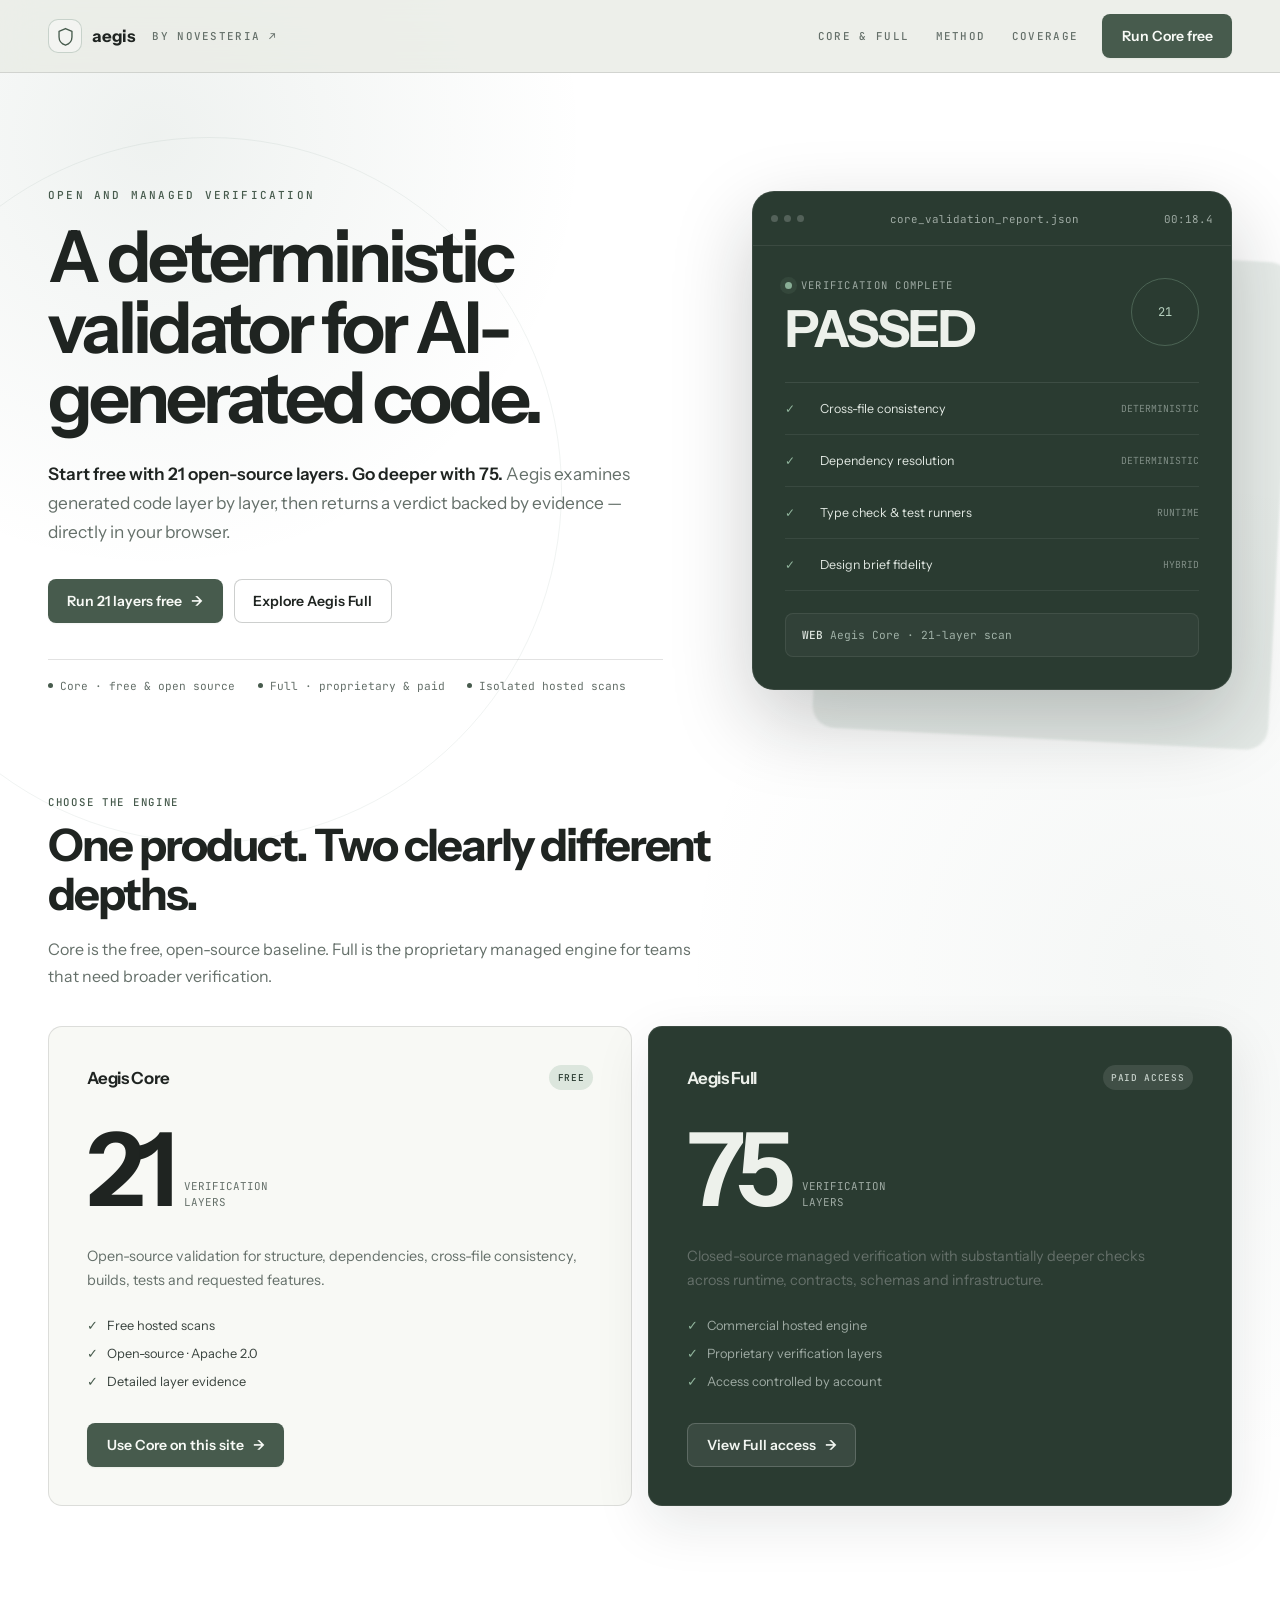
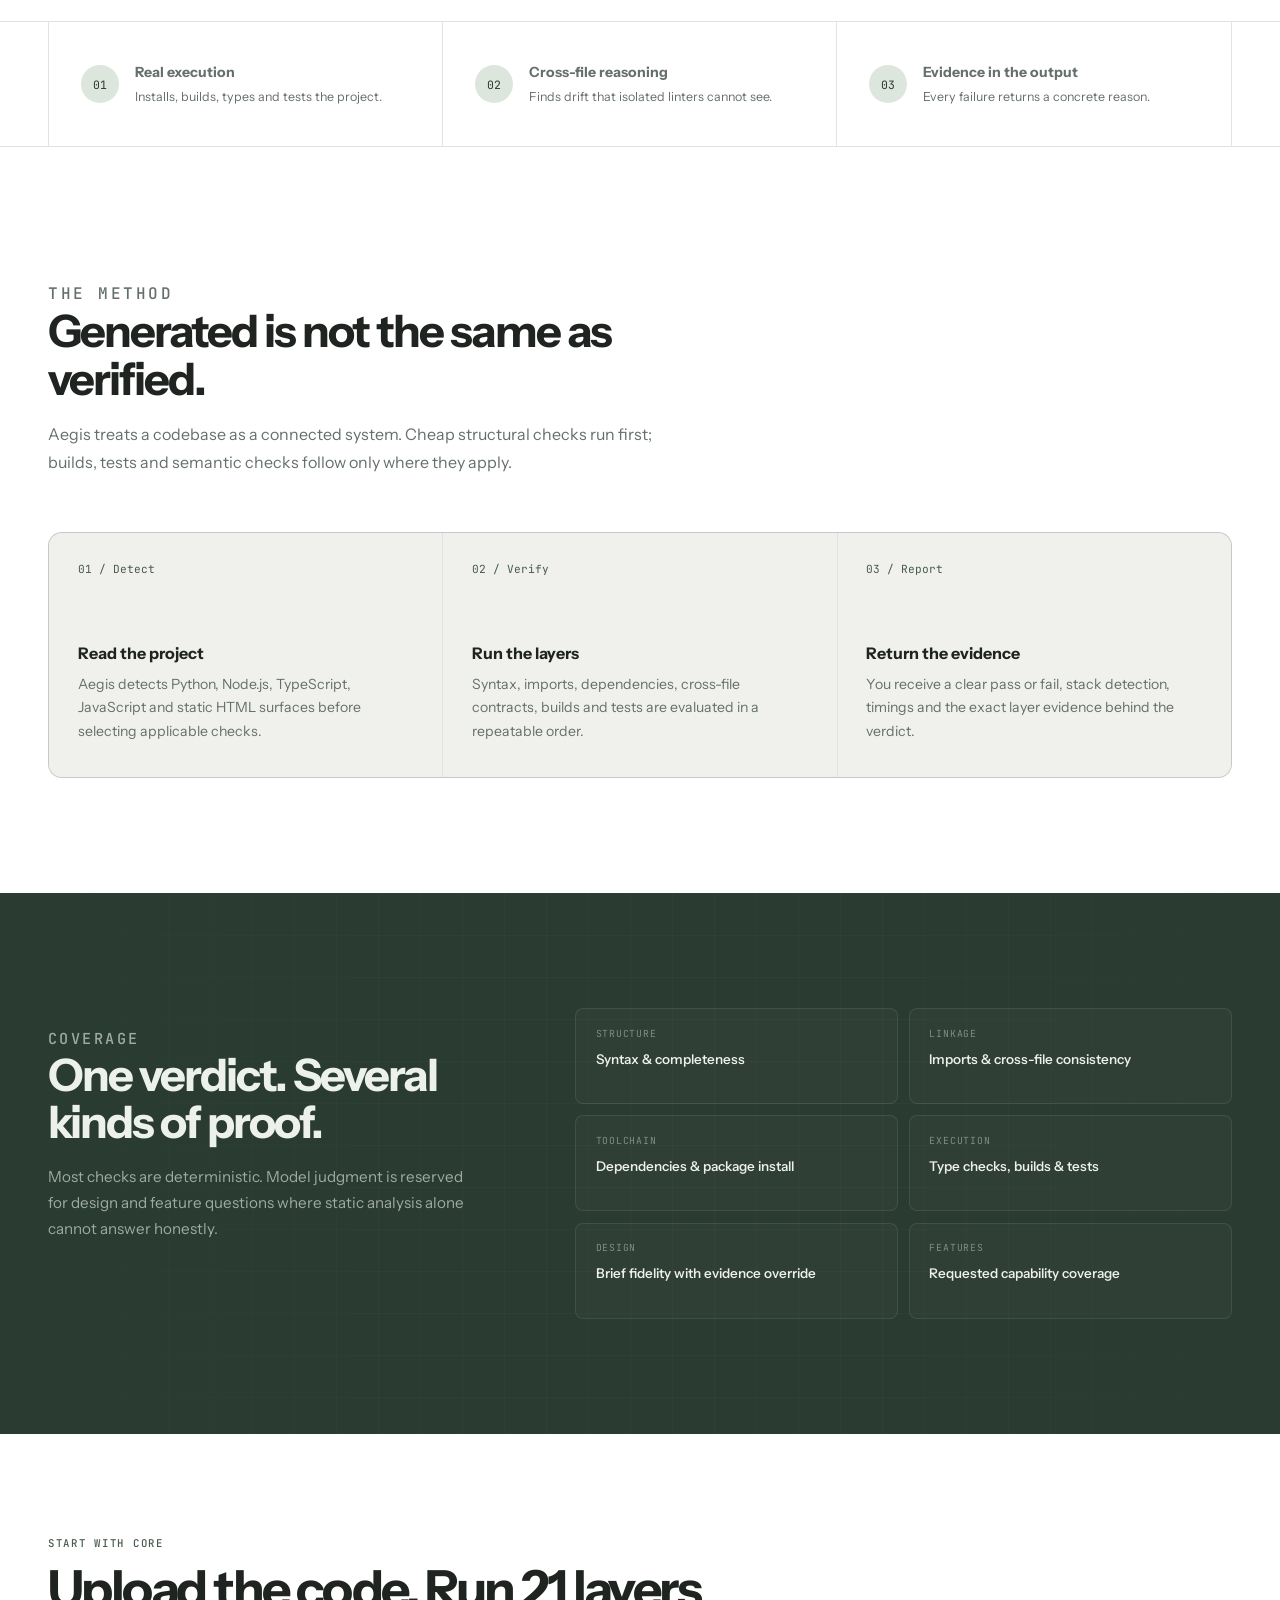
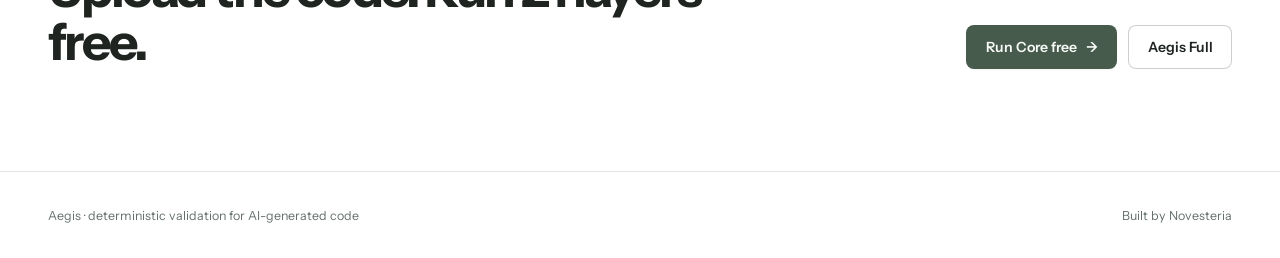
<file: index.html>
<!doctype html>
<html lang="en">
<head>
    <meta charset="UTF-8" />
    <meta name="viewport" content="width=device-width, initial-scale=1" />
    <meta name="theme-color" content="#E9ECE6" />
    <link rel="icon" href="/favicon.ico" sizes="any" />
    <link rel="icon" type="image/png" sizes="16x16" href="/favicon-16.png" />
    <link rel="icon" type="image/png" sizes="32x32" href="/favicon-32.png" />
    <link rel="apple-touch-icon" href="/apple-touch-icon.png" />

    <title>Aegis · by Novesteria</title>
    <meta name="description" content="Run Aegis Core's 21 open-source layers free on the web, or use the proprietary 75-layer Aegis Full engine." />
    <meta name="author" content="Novesteria" />
    <link rel="canonical" href="https://aegis.novesteria.com/" />

    <!-- Open Graph -->
    <meta property="og:type" content="website" />
    <meta property="og:site_name" content="Novesteria" />
    <meta property="og:title" content="Aegis · by Novesteria" />
    <meta property="og:description" content="21 open-source layers, free on the web. 75 proprietary layers for deeper managed verification." />
    <meta property="og:url" content="https://aegis.novesteria.com/" />

    <meta name="twitter:card" content="summary_large_image" />
    <meta name="twitter:title" content="Aegis · by Novesteria" />
    <meta name="twitter:description" content="21 open-source layers, free on the web. 75 proprietary layers for deeper managed verification." />

    <link rel="preconnect" href="https://fonts.googleapis.com" />
    <link rel="preconnect" href="https://fonts.gstatic.com" crossorigin />
    <link rel="stylesheet" href="https://fonts.googleapis.com/css2?family=Instrument+Sans:ital,wght@0,400;0,500;0,600;0,700;1,400;1,500;1,600&family=JetBrains+Mono:wght@400;500&display=swap" />

    <style>
        :root {
            --ink: #1F2421;
            --ink-muted: #5E6863;
            --accent: #476B57;
            --accent-strong: #324F40;
            --canvas: #E9ECE6;
            --deep: #1A1F1B;
            --border: rgba(31, 36, 33, 0.12);
        }
        * { box-sizing: border-box; }
        body {
            margin: 0;
            font-family: 'Instrument Sans', system-ui, -apple-system, sans-serif;
            background: var(--canvas);
            color: var(--ink);
            min-height: 100vh;
            display: flex;
            flex-direction: column;
            -webkit-font-smoothing: antialiased;
            text-rendering: optimizeLegibility;
        }
        a { color: var(--accent); text-decoration: none; transition: color 0.15s; }
        a:hover { color: var(--accent-strong); }

        .grove-bg {
            position: absolute;
            inset: 0;
            opacity: 0.05;
            pointer-events: none;
            z-index: 0;
        }

        header {
            position: relative;
            z-index: 2;
            padding: 1.25rem 1.5rem;
            border-bottom: 1px solid var(--border);
            display: flex;
            justify-content: space-between;
            align-items: center;
            gap: 1rem;
        }
        .header-brand-group {
            display: flex;
            align-items: center;
            gap: 1.25rem;
            min-width: 0;
        }
        .brand {
            display: flex;
            align-items: center;
            gap: 0.6rem;
            font-weight: 600;
            font-size: 1.125rem;
            color: var(--ink);
            flex-shrink: 0;
        }
        .brand svg { color: var(--accent); flex-shrink: 0; }
        .header-link {
            font-family: 'JetBrains Mono', monospace;
            font-size: 0.75rem;
            text-transform: uppercase;
            letter-spacing: 0.14em;
            color: var(--ink-muted);
            white-space: nowrap;
        }
        .header-link:hover { color: var(--accent); }
        @media (max-width: 480px) {
            .header-link { display: none; }
        }
        .header-cta {
            display: inline-flex;
            align-items: center;
            gap: 0.4rem;
            padding: 0.5rem 1.1rem;
            background: var(--accent);
            color: var(--canvas);
            font-weight: 500;
            font-size: 0.85rem;
            border-radius: 2px;
            transition: background 0.15s;
        }
        .header-cta:hover { background: var(--accent-strong); color: var(--canvas); }

        main {
            position: relative;
            z-index: 1;
            flex: 1;
            display: flex;
            align-items: center;
            padding: 3rem 2rem;
        }
        .container {
            max-width: 56rem;
            margin: 0 auto;
            width: 100%;
        }

        .eyebrow {
            font-family: 'JetBrains Mono', monospace;
            font-size: 0.75rem;
            text-transform: uppercase;
            letter-spacing: 0.25em;
            color: var(--accent);
            margin-bottom: 2rem;
        }
        h1 {
            font-family: 'Instrument Sans', sans-serif;
            font-size: clamp(2.5rem, 5vw + 1rem, 5rem);
            font-weight: 600;
            line-height: 1.05;
            letter-spacing: -0.02em;
            margin: 0 0 1.5rem 0;
            color: var(--ink);
        }
        .lede {
            font-size: clamp(1.125rem, 1.5vw + 0.5rem, 1.5rem);
            line-height: 1.5;
            color: rgba(31, 36, 33, 0.75);
            max-width: 40rem;
            margin: 0 0 3rem 0;
        }
        .lede strong { color: var(--ink); font-weight: 600; }

        .grid {
            display: grid;
            grid-template-columns: repeat(3, 1fr);
            gap: 2rem;
            margin-bottom: 3rem;
        }
        @media (max-width: 800px) {
            .grid { grid-template-columns: 1fr; gap: 1.5rem; }
        }
        .grid-item {
            border-top: 1px solid rgba(71, 107, 87, 0.5);
            padding-top: 1.25rem;
        }
        .grid-item h3 {
            font-family: 'Instrument Sans', sans-serif;
            font-size: 1.125rem;
            font-weight: 600;
            color: var(--ink);
            margin: 0 0 0.75rem 0;
        }
        .grid-item p {
            font-size: 0.95rem;
            line-height: 1.6;
            color: rgba(31, 36, 33, 0.65);
            margin: 0;
        }
        .cta {
            display: inline-flex;
            align-items: center;
            gap: 0.5rem;
            padding: 0.875rem 1.5rem;
            background: var(--accent);
            color: var(--canvas);
            font-weight: 500;
            font-size: 0.95rem;
            border-radius: 2px;
            transition: background 0.15s;
        }
        .cta:hover {
            background: var(--accent-strong);
            color: var(--canvas);
        }
        .cta-secondary {
            display: inline-flex;
            align-items: center;
            gap: 0.5rem;
            padding: 0.875rem 1.5rem;
            border: 1px solid rgba(31, 36, 33, 0.25);
            color: var(--ink);
            font-weight: 500;
            font-size: 0.95rem;
            border-radius: 2px;
            transition: border-color 0.15s, color 0.15s;
        }
        .cta-row {
            display: flex;
            flex-wrap: wrap;
            gap: 0.75rem;
        }
        .cta-secondary:hover {
            border-color: var(--accent);
            color: var(--accent);
        }

        footer {
            position: relative;
            z-index: 2;
            padding: 2rem;
            border-top: 1px solid var(--border);
            font-size: 0.8rem;
            color: var(--ink-muted);
            text-align: center;
        }
        footer a { color: var(--ink-muted); }
        footer a:hover { color: var(--accent); }
    </style>
    <link rel="stylesheet" href="aegis-site.css" />
</head>
<body>
    <header class="site-header">
        <div class="nav-shell">
            <div class="header-brand-group">
                <a href="/" class="brand" aria-label="Aegis home">
                    <span class="brand-mark">
                        <svg viewBox="0 0 100 100" aria-hidden="true">
                            <path d="M50 8 L84 23 L84 53 C84 76 68 90 50 96 C32 90 16 76 16 53 L16 23 Z"
                                  stroke="currentColor" stroke-width="7" stroke-linejoin="round" fill="none"/>
                        </svg>
                    </span>
                    <span>aegis</span>
                </a>
                <a href="https://novesteria.com" class="header-link">by Novesteria ↗</a>
            </div>

            <div class="header-actions">
                <nav class="site-nav" aria-label="Primary navigation">
                    <a href="#editions">Core &amp; Full</a>
                    <a href="#method">Method</a>
                    <a href="#coverage">Coverage</a>
                </nav>
                <a href="/scan?engine=core" class="button header-cta">Run Core free</a>
            </div>
        </div>
    </header>

    <main class="home-main">
        <section class="home-hero">
            <div class="hero-copy">
                <p class="eyebrow">Open and managed verification</p>
                <h1>A deterministic validator for AI-generated code.</h1>
                <p class="lede">
                    <strong>Start free with 21 open-source layers. Go deeper with 75.</strong>
                    Aegis examines generated code layer by layer, then returns a verdict
                    backed by evidence — directly in your browser.
                </p>
                <div class="hero-actions">
                    <a href="/scan?engine=core" class="button button-primary">
                        Run 21 layers free <span class="arrow" aria-hidden="true">→</span>
                    </a>
                    <a href="/scan?engine=full" class="button button-secondary">Explore Aegis Full</a>
                </div>
                <div class="trust-row" aria-label="Product attributes">
                    <span>Core · free &amp; open source</span>
                    <span>Full · proprietary &amp; paid</span>
                    <span>Isolated hosted scans</span>
                </div>
            </div>

            <div class="proof-stage" aria-label="Example Aegis validation report">
                <div class="report-window">
                    <div class="window-bar">
                        <span class="window-dots" aria-hidden="true"><i></i><i></i><i></i></span>
                        <span>core_validation_report.json</span>
                        <span>00:18.4</span>
                    </div>
                    <div class="report-body">
                        <div class="report-verdict">
                            <div>
                                <div class="verdict-kicker">Verification complete</div>
                                <h2>PASSED</h2>
                            </div>
                            <div class="verdict-score">21</div>
                        </div>
                        <div class="check-list">
                            <div class="check-row">
                                <span class="check-mark">✓</span>
                                <span class="check-name">Cross-file consistency</span>
                                <span class="check-kind">deterministic</span>
                            </div>
                            <div class="check-row">
                                <span class="check-mark">✓</span>
                                <span class="check-name">Dependency resolution</span>
                                <span class="check-kind">deterministic</span>
                            </div>
                            <div class="check-row">
                                <span class="check-mark">✓</span>
                                <span class="check-name">Type check &amp; test runners</span>
                                <span class="check-kind">runtime</span>
                            </div>
                            <div class="check-row">
                                <span class="check-mark">✓</span>
                                <span class="check-name">Design brief fidelity</span>
                                <span class="check-kind">hybrid</span>
                            </div>
                        </div>
                        <div class="report-command"><b>WEB</b> Aegis Core · 21-layer scan</div>
                    </div>
                </div>
            </div>
        </section>

        <section class="edition-section" id="editions">
            <div class="edition-heading">
                <p class="section-label">Choose the engine</p>
                <h2>One product. Two clearly different depths.</h2>
                <p>Core is the free, open-source baseline. Full is the proprietary managed engine for teams that need broader verification.</p>
            </div>
            <div class="edition-grid">
                <article class="edition-card edition-core">
                    <div class="edition-card-top">
                        <span class="edition-name">Aegis Core</span>
                        <span class="edition-badge badge-free">Free</span>
                    </div>
                    <div class="edition-count"><strong>21</strong><span>verification layers</span></div>
                    <p>Open-source validation for structure, dependencies, cross-file consistency, builds, tests and requested features.</p>
                    <ul class="edition-facts">
                        <li>Free hosted scans</li>
                        <li>Open-source · Apache 2.0</li>
                        <li>Detailed layer evidence</li>
                    </ul>
                    <a href="/scan?engine=core" class="button button-primary">Use Core on this site <span class="arrow" aria-hidden="true">→</span></a>
                </article>

                <article class="edition-card edition-full">
                    <div class="edition-card-top">
                        <span class="edition-name">Aegis Full</span>
                        <span class="edition-badge badge-paid">Paid access</span>
                    </div>
                    <div class="edition-count"><strong>75</strong><span>verification layers</span></div>
                    <p>Closed-source managed verification with substantially deeper checks across runtime, contracts, schemas and infrastructure.</p>
                    <ul class="edition-facts">
                        <li>Commercial hosted engine</li>
                        <li>Proprietary verification layers</li>
                        <li>Access controlled by account</li>
                    </ul>
                    <a href="/scan?engine=full" class="button button-inverse">View Full access <span class="arrow" aria-hidden="true">→</span></a>
                </article>
            </div>
        </section>

        <section class="signal-strip" aria-label="Aegis capabilities">
            <div class="signal-shell">
                <div class="signal">
                    <span class="signal-icon">01</span>
                    <span><strong>Real execution</strong><span>Installs, builds, types and tests the project.</span></span>
                </div>
                <div class="signal">
                    <span class="signal-icon">02</span>
                    <span><strong>Cross-file reasoning</strong><span>Finds drift that isolated linters cannot see.</span></span>
                </div>
                <div class="signal">
                    <span class="signal-icon">03</span>
                    <span><strong>Evidence in the output</strong><span>Every failure returns a concrete reason.</span></span>
                </div>
            </div>
        </section>

        <section class="content-section" id="method">
            <div class="section-heading">
                <p class="section-label">The method</p>
                <h2>Generated is not the same as verified.</h2>
                <p>Aegis treats a codebase as a connected system. Cheap structural checks run first; builds, tests and semantic checks follow only where they apply.</p>
            </div>
            <div class="method-grid">
                <article class="method-card">
                    <div class="method-number">01 / Detect</div>
                    <h3>Read the project</h3>
                    <p>Aegis detects Python, Node.js, TypeScript, JavaScript and static HTML surfaces before selecting applicable checks.</p>
                </article>
                <article class="method-card">
                    <div class="method-number">02 / Verify</div>
                    <h3>Run the layers</h3>
                    <p>Syntax, imports, dependencies, cross-file contracts, builds and tests are evaluated in a repeatable order.</p>
                </article>
                <article class="method-card">
                    <div class="method-number">03 / Report</div>
                    <h3>Return the evidence</h3>
                    <p>You receive a clear pass or fail, stack detection, timings and the exact layer evidence behind the verdict.</p>
                </article>
            </div>
        </section>

        <section class="coverage-band" id="coverage">
            <div class="coverage-shell">
                <div class="coverage-copy">
                    <p class="section-label">Coverage</p>
                    <h2>One verdict. Several kinds of proof.</h2>
                    <p>Most checks are deterministic. Model judgment is reserved for design and feature questions where static analysis alone cannot answer honestly.</p>
                </div>
                <div class="coverage-matrix" aria-label="Validation coverage categories">
                    <div class="coverage-item"><span>STRUCTURE</span><strong>Syntax &amp; completeness</strong></div>
                    <div class="coverage-item"><span>LINKAGE</span><strong>Imports &amp; cross-file consistency</strong></div>
                    <div class="coverage-item"><span>TOOLCHAIN</span><strong>Dependencies &amp; package install</strong></div>
                    <div class="coverage-item"><span>EXECUTION</span><strong>Type checks, builds &amp; tests</strong></div>
                    <div class="coverage-item"><span>DESIGN</span><strong>Brief fidelity with evidence override</strong></div>
                    <div class="coverage-item"><span>FEATURES</span><strong>Requested capability coverage</strong></div>
                </div>
            </div>
        </section>

        <section class="final-cta">
            <div>
                <p class="section-label">Start with Core</p>
                <h2>Upload the code. Run 21 layers free.</h2>
            </div>
            <div class="final-actions">
                <a href="/scan?engine=core" class="button button-primary">Run Core free <span class="arrow" aria-hidden="true">→</span></a>
                <a href="/scan?engine=full" class="button button-secondary">Aegis Full</a>
            </div>
        </section>
    </main>

    <footer class="site-footer">
        <div class="footer-shell">
            <span>Aegis · deterministic validation for AI-generated code</span>
            <span>Built by <a href="https://novesteria.com">Novesteria</a></span>
        </div>
    </footer>
</body>
</html>
</file>
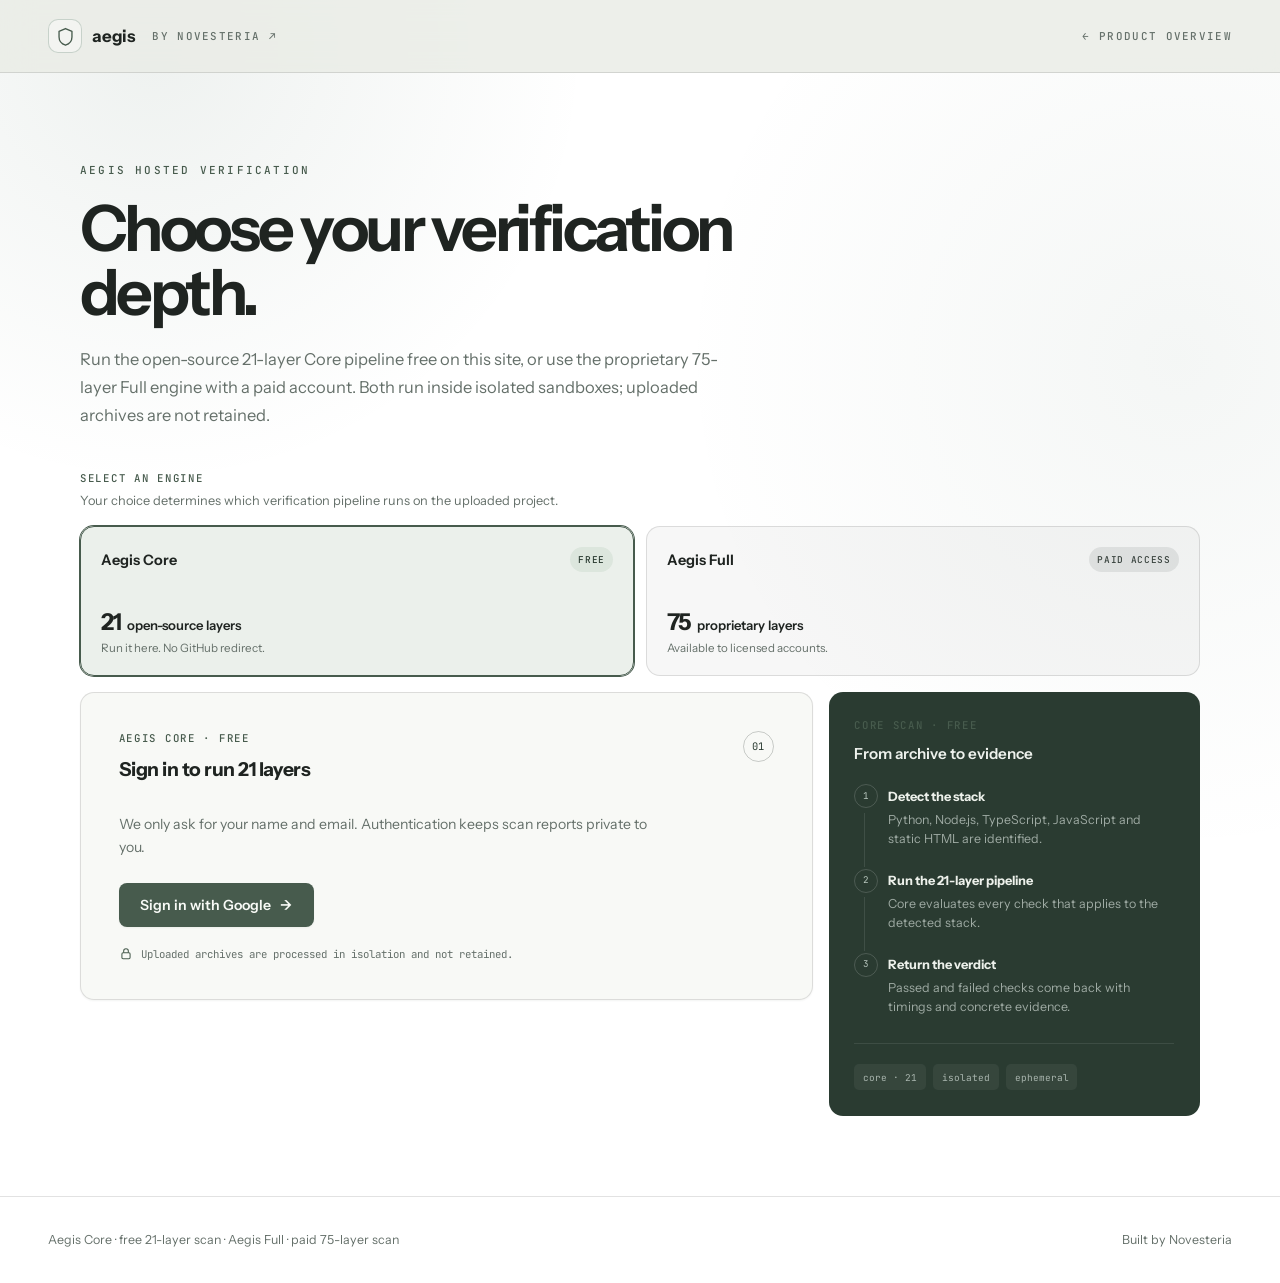
<file: scan.html>
<!doctype html>
<html lang="en">
<head>
    <meta charset="UTF-8" />
    <meta name="viewport" content="width=device-width, initial-scale=1" />
    <meta name="theme-color" content="#E9ECE6" />
    <link rel="icon" href="/favicon.ico" sizes="any" />
    <link rel="icon" type="image/png" sizes="16x16" href="/favicon-16.png" />
    <link rel="icon" type="image/png" sizes="32x32" href="/favicon-32.png" />
    <link rel="apple-touch-icon" href="/apple-touch-icon.png" />

    <title>Run Aegis Core or Full · by Novesteria</title>
    <meta name="description" content="Run the free 21-layer Aegis Core engine on this site, or access the proprietary 75-layer Aegis Full engine." />
    <meta name="author" content="Novesteria" />
    <link rel="canonical" href="https://aegis.novesteria.com/scan" />
    <meta name="robots" content="noindex" />

    <link rel="preconnect" href="https://fonts.googleapis.com" />
    <link rel="preconnect" href="https://fonts.gstatic.com" crossorigin />
    <link rel="stylesheet" href="https://fonts.googleapis.com/css2?family=Instrument+Sans:ital,wght@0,400;0,500;0,600;0,700;1,400;1,500;1,600&family=JetBrains+Mono:wght@400;500&display=swap" />

    <style>
        :root {
            --ink: #1F2421;
            --ink-muted: #5E6863;
            --accent: #476B57;
            --accent-strong: #324F40;
            --canvas: #E9ECE6;
            --deep: #1A1F1B;
            --border: rgba(31, 36, 33, 0.12);
            --fail: #611312;
        }
        * { box-sizing: border-box; }
        body {
            margin: 0;
            font-family: 'Instrument Sans', system-ui, -apple-system, sans-serif;
            background: var(--canvas);
            color: var(--ink);
            min-height: 100vh;
            display: flex;
            flex-direction: column;
            -webkit-font-smoothing: antialiased;
            text-rendering: optimizeLegibility;
        }
        a { color: var(--accent); text-decoration: none; transition: color 0.15s; }
        a:hover { color: var(--accent-strong); }

        header {
            padding: 1.25rem 1.5rem;
            border-bottom: 1px solid var(--border);
            display: flex;
            align-items: center;
        }
        .header-brand-group {
            display: flex;
            align-items: center;
            gap: 1.25rem;
            min-width: 0;
        }
        .brand {
            display: flex;
            align-items: center;
            gap: 0.6rem;
            font-weight: 600;
            font-size: 1.125rem;
            color: var(--ink);
            flex-shrink: 0;
        }
        .brand svg { color: var(--accent); flex-shrink: 0; }
        .header-link {
            font-family: 'JetBrains Mono', monospace;
            font-size: 0.75rem;
            text-transform: uppercase;
            letter-spacing: 0.14em;
            color: var(--ink-muted);
            white-space: nowrap;
        }
        .header-link:hover { color: var(--accent); }
        @media (max-width: 480px) {
            .header-link { display: none; }
        }

        main {
            flex: 1;
            padding: 3.5rem 2rem 4rem;
        }
        .container {
            max-width: 46rem;
            margin: 0 auto;
            width: 100%;
        }
        .container.wide { max-width: 60rem; }

        .eyebrow {
            font-family: 'JetBrains Mono', monospace;
            font-size: 0.75rem;
            text-transform: uppercase;
            letter-spacing: 0.25em;
            color: var(--accent);
            margin-bottom: 1.25rem;
        }
        h1 {
            font-family: 'Instrument Sans', sans-serif;
            font-size: clamp(1.875rem, 3vw + 1rem, 2.75rem);
            font-weight: 600;
            line-height: 1.1;
            letter-spacing: -0.01em;
            margin: 0 0 1rem 0;
            color: var(--ink);
        }
        .lede {
            font-size: 1.0625rem;
            line-height: 1.6;
            color: rgba(31, 36, 33, 0.7);
            max-width: 36rem;
            margin: 0 0 2.5rem 0;
        }

        /* ---- panel: sign-in / upload states ---- */
        .panel {
            border: 1px solid var(--border);
            border-radius: 4px;
            padding: 2rem;
            background: rgba(31, 36, 33, 0.02);
        }
        .panel p.hint {
            font-size: 0.925rem;
            line-height: 1.6;
            color: rgba(31, 36, 33, 0.65);
            margin: 0 0 1.5rem 0;
        }
        .cta {
            display: inline-flex;
            align-items: center;
            gap: 0.5rem;
            padding: 0.875rem 1.5rem;
            background: var(--accent);
            color: var(--canvas);
            font-weight: 500;
            font-size: 0.95rem;
            border: none;
            border-radius: 2px;
            cursor: pointer;
            transition: background 0.15s;
        }
        .cta:hover { background: var(--accent-strong); color: var(--canvas); }
        .cta:disabled { opacity: 0.5; cursor: default; }
        .cta-secondary {
            display: inline-flex;
            align-items: center;
            gap: 0.5rem;
            padding: 0.875rem 1.5rem;
            border: 1px solid rgba(31, 36, 33, 0.25);
            background: none;
            color: var(--ink);
            font-weight: 500;
            font-size: 0.95rem;
            border-radius: 2px;
            cursor: pointer;
            transition: border-color 0.15s, color 0.15s;
        }
        .cta-secondary:hover { border-color: var(--accent); color: var(--accent); }

        .dropzone {
            border: 1.5px dashed rgba(31, 36, 33, 0.25);
            border-radius: 4px;
            padding: 2rem;
            text-align: center;
            margin-bottom: 1.5rem;
            transition: border-color 0.15s, background 0.15s;
        }
        .dropzone.drag { border-color: var(--accent); background: rgba(71, 107, 87, 0.05); }
        .dropzone input[type="file"] { display: none; }
        .dropzone label {
            font-family: 'JetBrains Mono', monospace;
            font-size: 0.85rem;
            color: var(--accent);
            cursor: pointer;
        }
        .dropzone .filename {
            margin-top: 0.75rem;
            font-family: 'JetBrains Mono', monospace;
            font-size: 0.8rem;
            color: rgba(31, 36, 33, 0.6);
        }
        .actions { display: flex; gap: 0.75rem; flex-wrap: wrap; align-items: center; }
        .status-line {
            font-family: 'JetBrains Mono', monospace;
            font-size: 0.85rem;
            color: rgba(31, 36, 33, 0.65);
            margin-top: 1rem;
            min-height: 1.2em;
        }
        .spinner {
            display: inline-block;
            width: 0.7em;
            height: 0.7em;
            border: 2px solid rgba(71, 107, 87, 0.3);
            border-top-color: var(--accent);
            border-radius: 50%;
            animation: spin 0.7s linear infinite;
            margin-right: 0.4em;
            vertical-align: -0.05em;
        }
        @media (prefers-reduced-motion: reduce) { .spinner { animation: none; } }
        @keyframes spin { to { transform: rotate(360deg); } }

        /* ---- report ---- */
        .report { margin-top: 3rem; }
        .verdict-banner {
            display: flex;
            align-items: center;
            justify-content: space-between;
            flex-wrap: wrap;
            gap: 1rem;
            padding: 1.75rem 2rem;
            border-radius: 4px;
            margin-bottom: 1.5rem;
        }
        .verdict-banner.pass { background: rgba(71, 107, 87, 0.1); border: 1px solid rgba(71, 107, 87, 0.35); }
        .verdict-banner.fail { background: rgba(97, 19, 18, 0.06); border: 1px solid rgba(97, 19, 18, 0.25); }
        .verdict-label {
            font-family: 'Instrument Sans', sans-serif;
            font-size: 1.75rem;
            font-weight: 700;
            letter-spacing: -0.01em;
        }
        .verdict-banner.pass .verdict-label { color: var(--accent-strong); }
        .verdict-banner.fail .verdict-label { color: var(--fail); }
        .verdict-meta {
            font-family: 'JetBrains Mono', monospace;
            font-size: 0.8rem;
            color: rgba(31, 36, 33, 0.6);
            text-align: right;
            line-height: 1.6;
        }

        .stat-row { display: flex; gap: 1.5rem; margin-bottom: 2rem; flex-wrap: wrap; }
        .stat {
            font-family: 'JetBrains Mono', monospace;
            font-size: 0.85rem;
            color: rgba(31, 36, 33, 0.7);
        }
        .stat b { color: var(--ink); font-size: 1.1rem; display: block; font-family: 'Instrument Sans', sans-serif; font-weight: 600; }
        .stat.stat-fail b { color: var(--fail); }
        .stat.stat-pass b { color: var(--accent-strong); }

        details.layer-group { margin-bottom: 1.25rem; }
        details.layer-group > summary {
            cursor: pointer;
            font-family: 'JetBrains Mono', monospace;
            font-size: 0.8rem;
            text-transform: uppercase;
            letter-spacing: 0.12em;
            color: var(--ink-muted);
            padding: 0.6rem 0;
            border-bottom: 1px solid var(--border);
            list-style: none;
        }
        details.layer-group > summary::-webkit-details-marker { display: none; }
        details.layer-group > summary::before { content: '▸ '; }
        details.layer-group[open] > summary::before { content: '▾ '; }

        .full-engine-note {
            font-size: 0.9rem;
            line-height: 1.6;
            color: rgba(31, 36, 33, 0.65);
            padding: 1rem 1.25rem;
            border-left: 2px solid var(--ink-muted);
            background: rgba(31, 36, 33, 0.03);
            border-radius: 2px;
            margin: 0 0 1rem 0;
        }
        .full-engine-note.passed { border-left-color: var(--accent); background: rgba(71, 107, 87, 0.05); }

        .layer-row {
            display: flex;
            align-items: baseline;
            gap: 0.75rem;
            padding: 0.6rem 0;
            border-bottom: 1px solid rgba(31, 36, 33, 0.06);
            font-size: 0.875rem;
        }
        .layer-row:last-child { border-bottom: none; }
        .layer-mark { font-family: 'JetBrains Mono', monospace; width: 1em; flex-shrink: 0; }
        .layer-row.passed .layer-mark { color: var(--accent-strong); }
        .layer-row.failed .layer-mark, .layer-row.error .layer-mark { color: var(--fail); }
        .layer-row.skipped .layer-mark { color: rgba(31, 36, 33, 0.35); }
        .layer-name {
            font-family: 'JetBrains Mono', monospace;
            font-size: 0.8rem;
            color: var(--ink);
            flex-shrink: 0;
            min-width: 15rem;
            overflow-wrap: anywhere;
        }
        .layer-summary { color: rgba(31, 36, 33, 0.65); line-height: 1.5; }
        .layer-row.skipped .layer-summary, .layer-row.skipped .layer-name { color: rgba(31, 36, 33, 0.4); }
        @media (max-width: 560px) {
            .layer-row { flex-wrap: wrap; }
            .layer-name { min-width: 0; width: 100%; }
        }

        .scan-again { margin-top: 2rem; }

        footer {
            padding: 2rem;
            border-top: 1px solid var(--border);
            font-size: 0.8rem;
            color: var(--ink-muted);
            text-align: center;
        }
        footer a { color: var(--ink-muted); }
        footer a:hover { color: var(--accent); }

        [hidden] { display: none !important; }
    </style>
    <link rel="stylesheet" href="aegis-site.css" />
</head>
<body>
    <header class="site-header">
        <div class="nav-shell">
            <div class="header-brand-group">
                <a href="/" class="brand" aria-label="Aegis home">
                    <span class="brand-mark">
                        <svg viewBox="0 0 100 100" aria-hidden="true">
                            <path d="M50 8 L84 23 L84 53 C84 76 68 90 50 96 C32 90 16 76 16 53 L16 23 Z"
                                  stroke="currentColor" stroke-width="7" stroke-linejoin="round" fill="none"/>
                        </svg>
                    </span>
                    <span>aegis</span>
                </a>
                <a href="https://novesteria.com" class="header-link">by Novesteria ↗</a>
            </div>
            <nav class="site-nav" aria-label="Secondary navigation">
                <a href="/">← Product overview</a>
            </nav>
        </div>
    </header>

    <main class="scan-main">
        <div class="scan-container" id="containerEl">
            <div class="scan-intro">
                <p class="eyebrow">Aegis hosted verification</p>
                <h1>Choose your verification depth.</h1>
                <p class="lede">
                    Run the open-source 21-layer Core pipeline free on this site, or use the
                    proprietary 75-layer Full engine with a paid account. Both run inside
                    isolated sandboxes; uploaded archives are not retained.
                </p>
            </div>

            <fieldset class="engine-picker" aria-describedby="engineHelp">
                <legend class="section-label">Select an engine</legend>
                <p id="engineHelp" class="engine-help">Your choice determines which verification pipeline runs on the uploaded project.</p>
                <div class="engine-options">
                    <input type="radio" name="engine" id="engineCore" value="core" checked />
                    <label class="engine-option" for="engineCore">
                        <span class="engine-option-head">
                            <span class="engine-title">Aegis Core</span>
                            <span class="edition-badge badge-free">Free</span>
                        </span>
                        <strong><b>21</b> open-source layers</strong>
                        <span>Run it here. No GitHub redirect.</span>
                    </label>

                    <input type="radio" name="engine" id="engineFull" value="full" />
                    <label class="engine-option engine-option-full" for="engineFull">
                        <span class="engine-option-head">
                            <span class="engine-title">Aegis Full</span>
                            <span class="edition-badge badge-paid">Paid access</span>
                        </span>
                        <strong><b>75</b> proprietary layers</strong>
                        <span>Available to licensed accounts.</span>
                    </label>
                </div>
            </fieldset>

            <div class="scan-layout">
                <div class="scan-action">
                    <section class="panel" id="signinPanel" aria-labelledby="signinTitle">
                        <div class="panel-head">
                            <div>
                                <p class="section-label" id="signinKicker">Aegis Core · Free</p>
                                <h2 id="signinTitle">Sign in to run 21 layers</h2>
                            </div>
                            <span class="panel-index" aria-hidden="true">01</span>
                        </div>
                        <p class="hint">We only ask for your name and email. Authentication keeps scan reports private to you.</p>
                        <a id="aegisSignin" class="button button-primary signin-button" href="https://aegis-full-api-production.up.railway.app/api/auth/google/start">
                            Sign in with Google <span class="arrow" aria-hidden="true">→</span>
                        </a>
                        <p class="privacy-note">
                            <svg viewBox="0 0 24 24" fill="none" stroke="currentColor" stroke-width="1.8" aria-hidden="true"><rect x="5" y="10" width="14" height="10" rx="2"/><path d="M8 10V7a4 4 0 0 1 8 0v3"/></svg>
                            Uploaded archives are processed in isolation and not retained.
                        </p>
                    </section>

                    <section class="panel access-panel" id="accessPanel" hidden aria-labelledby="accessTitle">
                        <div class="panel-head">
                            <div>
                                <p class="section-label">Aegis Full · Paid</p>
                                <h2 id="accessTitle">Checking Full access</h2>
                            </div>
                            <span class="panel-index" aria-hidden="true">02</span>
                        </div>
                        <p class="hint" id="accessMessage"><span class="spinner"></span>Checking your account entitlement…</p>
                        <div class="actions">
                            <button id="useCoreInstead" class="button button-primary" type="button">Use Core free</button>
                            <button id="aegisLockedSignout" class="button button-secondary" type="button">Sign out</button>
                        </div>
                    </section>

                    <section class="panel" id="uploadPanel" hidden aria-labelledby="uploadTitle">
                        <div class="panel-head">
                            <div>
                                <p class="section-label" id="uploadKicker">Aegis Core · 21 layers</p>
                                <h2 id="uploadTitle">Choose the code to verify</h2>
                            </div>
                            <span class="panel-index" aria-hidden="true">02</span>
                        </div>
                        <div class="dropzone" id="dropzone">
                            <label for="aegisFile" tabindex="0">
                                <span class="upload-icon">
                                    <svg viewBox="0 0 24 24" fill="none" stroke="currentColor" stroke-width="1.8" stroke-linecap="round" stroke-linejoin="round" aria-hidden="true"><path d="M12 16V4"/><path d="m7 9 5-5 5 5"/><path d="M5 15v4h14v-4"/></svg>
                                </span>
                                <strong>Drop your .zip here</strong>
                                <span>or click to choose a project archive</span>
                            </label>
                            <input type="file" id="aegisFile" accept=".zip,application/zip" />
                            <div class="filename" id="filenameEl"></div>
                        </div>
                        <div class="actions">
                            <button id="aegisRun" class="button button-primary" type="button">Run Core free</button>
                            <button id="aegisSignout" class="button button-secondary" type="button">Sign out</button>
                        </div>
                        <div class="status-line" id="statusEl" aria-live="polite"></div>
                    </section>
                </div>

                <aside class="scan-aside" aria-labelledby="processTitle">
                    <p class="section-label" id="processKicker">Core scan · Free</p>
                    <h2 id="processTitle">From archive to evidence</h2>
                    <ol class="process-list">
                        <li data-step="1"><strong>Detect the stack</strong>Python, Node.js, TypeScript, JavaScript and static HTML are identified.</li>
                        <li data-step="2"><strong id="processEngineTitle">Run the 21-layer pipeline</strong><span id="processEngineCopy">Core evaluates every check that applies to the detected stack.</span></li>
                        <li data-step="3"><strong>Return the verdict</strong>Passed and failed checks come back with timings and concrete evidence.</li>
                    </ol>
                    <hr class="aside-rule" />
                    <div class="aside-meta" aria-label="Scan attributes">
                        <span id="asideEngine">core · 21</span><span>isolated</span><span>ephemeral</span>
                    </div>
                </aside>
            </div>

            <div class="report" id="reportEl" hidden></div>
        </div>
    </main>

    <footer class="site-footer">
        <div class="footer-shell">
            <span>Aegis Core · free 21-layer scan · Aegis Full · paid 75-layer scan</span>
            <span>Built by <a href="https://novesteria.com">Novesteria</a></span>
        </div>
    </footer>

    <script>
    (function () {
        var API = 'https://aegis-full-api-production.up.railway.app';
        var TOKEN_KEY = 'aegis_token';
        var ENGINE_KEY = 'aegis_engine';
        var access = { core: true, full: null };
        var accessLoading = false;

        function getStored(key) { try { return localStorage.getItem(key); } catch (e) { return null; } }
        function setStored(key, value) { try { localStorage.setItem(key, value); } catch (e) {} }
        function removeStored(key) { try { localStorage.removeItem(key); } catch (e) {} }
        function getToken() { return getStored(TOKEN_KEY); }
        function clearToken() { removeStored(TOKEN_KEY); }
        function normalizeEngine(value) { return value === 'full' ? 'full' : 'core'; }
        function escapeHtml(value) {
            return String(value == null ? '' : value).replace(/[&<>"']/g, function (char) {
                return { '&': '&amp;', '<': '&lt;', '>': '&gt;', '"': '&quot;', "'": '&#039;' }[char];
            });
        }

        (function consumeHash() {
            var m = location.hash.match(/aegis_token=([^&]+)/);
            if (m) {
                setStored(TOKEN_KEY, decodeURIComponent(m[1]));
                history.replaceState(null, '', location.pathname + location.search);
            } else if (/aegis_error=/.test(location.hash)) {
                history.replaceState(null, '', location.pathname + location.search);
            }
        })();

        var queryEngine = new URLSearchParams(location.search).get('engine');
        var initialEngine = normalizeEngine(queryEngine || getStored(ENGINE_KEY));

        var signinPanel = document.getElementById('signinPanel');
        var uploadPanel = document.getElementById('uploadPanel');
        var accessPanel = document.getElementById('accessPanel');
        var accessTitle = document.getElementById('accessTitle');
        var accessMessage = document.getElementById('accessMessage');
        var signinKicker = document.getElementById('signinKicker');
        var signinTitle = document.getElementById('signinTitle');
        var uploadKicker = document.getElementById('uploadKicker');
        var processKicker = document.getElementById('processKicker');
        var processEngineTitle = document.getElementById('processEngineTitle');
        var processEngineCopy = document.getElementById('processEngineCopy');
        var asideEngine = document.getElementById('asideEngine');
        var engineInputs = Array.prototype.slice.call(document.querySelectorAll('input[name="engine"]'));
        var dropzone = document.getElementById('dropzone');
        var fileInput = document.getElementById('aegisFile');
        var filenameEl = document.getElementById('filenameEl');
        var runBtn = document.getElementById('aegisRun');
        var signoutBtn = document.getElementById('aegisSignout');
        var lockedSignoutBtn = document.getElementById('aegisLockedSignout');
        var useCoreInstead = document.getElementById('useCoreInstead');
        var statusEl = document.getElementById('statusEl');
        var reportEl = document.getElementById('reportEl');

        engineInputs.forEach(function (input) { input.checked = input.value === initialEngine; });
        setStored(ENGINE_KEY, initialEngine);

        function selectedEngine() {
            var selected = engineInputs.filter(function (input) { return input.checked; })[0];
            return normalizeEngine(selected && selected.value);
        }

        function syncEngineCopy() {
            var engine = selectedEngine();
            var isFull = engine === 'full';
            signinKicker.textContent = isFull ? 'Aegis Full · Paid access' : 'Aegis Core · Free';
            signinTitle.textContent = isFull ? 'Sign in to verify Full access' : 'Sign in to run 21 layers';
            uploadKicker.textContent = isFull ? 'Aegis Full · 75 layers' : 'Aegis Core · 21 layers';
            runBtn.textContent = isFull ? 'Run Aegis Full' : 'Run Core free';
            processKicker.textContent = isFull ? 'Full scan · Paid' : 'Core scan · Free';
            processEngineTitle.textContent = isFull ? 'Run the 75-layer pipeline' : 'Run the 21-layer pipeline';
            processEngineCopy.textContent = isFull
                ? 'Full evaluates deeper runtime, contract, schema and infrastructure risks.'
                : 'Core evaluates every check that applies to the detected stack.';
            asideEngine.textContent = isFull ? 'full · 75' : 'core · 21';
        }

        function setEngine(engine) {
            engine = normalizeEngine(engine);
            engineInputs.forEach(function (input) { input.checked = input.value === engine; });
            setStored(ENGINE_KEY, engine);
            history.replaceState(null, '', location.pathname + '?engine=' + engine);
            reportEl.hidden = true;
            reportEl.innerHTML = '';
            setStatus('');
            syncEngineCopy();
            render();
        }

        function checkFullAccess(token) {
            if (accessLoading || access.full !== null) return;
            accessLoading = true;
            fetch(API + '/api/access', { headers: { Authorization: 'Bearer ' + token } })
                .then(function (res) {
                    if (res.status === 401) {
                        clearToken();
                        access.full = null;
                        render();
                        return null;
                    }
                    if (!res.ok) throw new Error('access');
                    return res.json();
                })
                .then(function (body) {
                    if (!body) return;
                    access.full = body.full === true;
                    render();
                })
                .catch(function () {
                    access.full = 'error';
                    render();
                })
                .then(function () { accessLoading = false; });
        }

        function render() {
            var token = getToken();
            var engine = selectedEngine();
            var isFull = engine === 'full';
            signinPanel.hidden = !!token;
            uploadPanel.hidden = true;
            accessPanel.hidden = true;

            if (!token) return;
            if (!isFull || access.full === true) {
                uploadPanel.hidden = false;
                return;
            }

            accessPanel.hidden = false;
            if (access.full === false) {
                accessTitle.textContent = 'Full access is not active';
                accessMessage.textContent = 'Aegis Full is the paid 75-layer engine. This account can use the free 21-layer Core scan now.';
            } else if (access.full === 'error') {
                accessTitle.textContent = 'Access could not be verified';
                accessMessage.textContent = 'Try again later or switch to the free 21-layer Core engine.';
            } else {
                accessTitle.textContent = 'Checking Full access';
                accessMessage.innerHTML = '<span class="spinner"></span>Checking your account entitlement…';
                checkFullAccess(token);
            }
        }

        function setStatus(html) { statusEl.innerHTML = html || ''; }
        function signOut() {
            clearToken();
            access.full = null;
            setStatus('');
            reportEl.hidden = true;
            reportEl.innerHTML = '';
            render();
        }

        engineInputs.forEach(function (input) {
            input.addEventListener('change', function () { setEngine(input.value); });
        });
        useCoreInstead.addEventListener('click', function () { setEngine('core'); });
        signoutBtn.addEventListener('click', signOut);
        lockedSignoutBtn.addEventListener('click', signOut);

        ['dragover', 'dragenter'].forEach(function (evt) {
            dropzone.addEventListener(evt, function (e) { e.preventDefault(); dropzone.classList.add('drag'); });
        });
        ['dragleave', 'drop'].forEach(function (evt) {
            dropzone.addEventListener(evt, function (e) { e.preventDefault(); dropzone.classList.remove('drag'); });
        });
        dropzone.addEventListener('drop', function (e) {
            var f = e.dataTransfer.files && e.dataTransfer.files[0];
            if (f) { fileInput.files = e.dataTransfer.files; filenameEl.textContent = f.name; }
        });
        fileInput.addEventListener('change', function () {
            var f = fileInput.files && fileInput.files[0];
            filenameEl.textContent = f ? f.name : '';
        });
        var fileLabel = document.querySelector('label[for="aegisFile"]');
        if (fileLabel) {
            fileLabel.addEventListener('keydown', function (e) {
                if (e.key === 'Enter' || e.key === ' ') {
                    e.preventDefault();
                    fileInput.click();
                }
            });
        }

        function fmtDuration(sec) {
            sec = Number(sec);
            if (!Number.isFinite(sec)) return '';
            if (sec < 60) return sec.toFixed(1) + 's';
            return Math.floor(sec / 60) + 'm ' + Math.round(sec % 60) + 's';
        }

        function layerRow(layer) {
            var verdict = ['passed', 'failed', 'error', 'skipped'].indexOf(layer.verdict) >= 0 ? layer.verdict : 'error';
            var mark = verdict === 'passed' ? '✓' : verdict === 'skipped' ? '·' : '✗';
            return '<div class="layer-row ' + verdict + '">' +
                '<span class="layer-mark">' + mark + '</span>' +
                '<span class="layer-name">' + escapeHtml(layer.name) + '</span>' +
                '<span class="layer-summary">' + escapeHtml(layer.summary || verdict) + '</span>' +
                '</div>';
        }

        function renderReport(report, engine) {
            // Full reports expose Core detail plus safe aggregate counts for
            // proprietary layers. Core reports can expose every layer directly.
            var layers = (report && report.layers) || [];
            var failed = layers.filter(function (layer) { return layer.verdict === 'failed' || layer.verdict === 'error'; });
            var passedCount = layers.filter(function (layer) { return layer.verdict === 'passed'; }).length;
            var skippedCount = layers.filter(function (layer) { return layer.verdict === 'skipped'; }).length;
            var engineCounts = (report && report.full_engine_counts) || { passed: 0, failed: 0, skipped: 0 };
            var totalFailed = failed.length + Number(engineCounts.failed || 0);
            var totalPassed = passedCount + Number(engineCounts.passed || 0);
            var totalSkipped = skippedCount + Number(engineCounts.skipped || 0);
            var passClass = report && report.passed ? 'pass' : 'fail';
            var stacks = (report && report.stacks_detected || []).join(', ') || 'unknown';
            var engineLabel = engine === 'full' ? 'Aegis Full · 75 layers' : 'Aegis Core · 21 layers';

            var html = '';
            html += '<div class="report-tier">' + escapeHtml(engineLabel) + '</div>';
            html += '<div class="verdict-banner ' + passClass + '">' +
                '<span class="verdict-label">' + (report && report.passed ? 'PASSED' : 'FAILED') + '</span>' +
                '<span class="verdict-meta">' + escapeHtml(engineLabel) + '<br>stack: ' + escapeHtml(stacks) + '<br>' +
                (report ? escapeHtml(fmtDuration(report.duration_seconds)) : '') + '</span>' +
                '</div>';
            html += '<div class="stat-row">' +
                '<div class="stat stat-pass"><b>' + totalPassed + '</b>passed</div>' +
                '<div class="stat stat-fail"><b>' + totalFailed + '</b>failed</div>' +
                '<div class="stat"><b>' + totalSkipped + '</b>skipped</div>' +
                '</div>';

            if (report && report.passed_note) {
                html += '<p class="full-engine-note passed">' + escapeHtml(report.passed_note) + '</p>';
            }
            if (report && report.full_engine_note) {
                html += '<p class="full-engine-note">' + escapeHtml(report.full_engine_note) + '</p>';
            }
            if (failed.length) {
                html += '<details class="layer-group" open><summary>Failed (' + failed.length + ')</summary>' +
                    failed.map(layerRow).join('') + '</details>';
            }
            html += '<div class="scan-again"><button class="cta-secondary" type="button" onclick="location.reload()">Scan another project</button></div>';

            reportEl.innerHTML = html;
            reportEl.hidden = false;
            reportEl.scrollIntoView({ behavior: 'smooth', block: 'start' });
        }

        function poll(id, token, engine) {
            var attempts = 0;
            function tick() {
                attempts += 1;
                fetch(API + '/api/scans/' + encodeURIComponent(id), { headers: { Authorization: 'Bearer ' + token } })
                    .then(function (res) {
                        if (res.status === 401) {
                            clearToken();
                            render();
                            return null;
                        }
                        if (!res.ok) {
                            setStatus('Could not check status (HTTP ' + escapeHtml(res.status) + ').');
                            return null;
                        }
                        return res.json();
                    })
                    .then(function (scan) {
                        if (!scan) return;
                        if (scan.status === 'done') {
                            setStatus('');
                            renderReport(scan.report, normalizeEngine(scan.engine || engine));
                            return;
                        }
                        if (scan.status === 'failed') {
                            setStatus('Scan failed: ' + escapeHtml(scan.error || 'unknown error'));
                            return;
                        }
                        setStatus('<span class="spinner"></span>Running… (' + escapeHtml(scan.status) + ')');
                        if (attempts < 120) setTimeout(tick, 3000);
                        else setStatus('Still running — taking longer than expected.');
                    })
                    .catch(function () { setStatus('Network error while checking status.'); });
            }
            setTimeout(tick, 1500);
        }

        runBtn.addEventListener('click', function () {
            var token = getToken();
            var engine = selectedEngine();
            if (!token) { render(); return; }
            var file = fileInput.files && fileInput.files[0];
            if (!file) { setStatus('Choose a .zip file first.'); return; }
            if (!/\.zip$/i.test(file.name)) { setStatus('Only .zip files.'); return; }
            runBtn.disabled = true;
            reportEl.hidden = true;
            reportEl.innerHTML = '';
            setStatus('<span class="spinner"></span>Uploading…');
            var form = new FormData();
            form.append('file', file);
            form.append('engine', engine);
            fetch(API + '/api/scans', {
                method: 'POST',
                headers: { Authorization: 'Bearer ' + token },
                body: form,
            }).then(function (res) {
                if (res.status === 401) {
                    clearToken();
                    render();
                    runBtn.disabled = false;
                    return null;
                }
                if (res.status === 402) {
                    access.full = false;
                    render();
                    runBtn.disabled = false;
                    return null;
                }
                if (!res.ok) {
                    return res.json().catch(function () { return {}; }).then(function (body) {
                        setStatus('Could not start the scan' + (body.detail ? ': ' + escapeHtml(body.detail) : '.'));
                        runBtn.disabled = false;
                        return null;
                    });
                }
                return res.json();
            }).then(function (job) {
                if (!job) return;
                setStatus('<span class="spinner"></span>Queued…');
                poll(job.id, token, normalizeEngine(job.engine || engine));
                runBtn.disabled = false;
            }).catch(function () {
                setStatus('Network error while uploading.');
                runBtn.disabled = false;
            });
        });

        syncEngineCopy();
        render();
    })();
    </script>
</body>
</html>
</file>
<file: aegis-site.css>
:root {
    --ink: #1f2421;
    --ink-soft: #38423d;
    --ink-muted: #65706a;
    --accent: #475B4D;
    --accent-strong: #2A3B31;
    --accent-soft: #dce6dd;
    --canvas: #FFFFFF;
    --paper: #F4F4F4;
    --paper-strong: #ffffff;
    --deep: #2A3B31;
    --deep-soft: #33453B;
    --border: rgba(31, 36, 33, 0.13);
    --border-strong: rgba(31, 36, 33, 0.22);
    --fail: #751f1d;
    --fail-soft: #f2dedb;
    --warn: #8a6525;
    --warn-soft: #f2e8cf;
    --shadow-sm: 0 1px 2px rgba(24, 31, 27, 0.05);
    --shadow-md: 0 18px 55px rgba(24, 31, 27, 0.10);
    --radius-sm: 8px;
    --radius-md: 14px;
    --radius-lg: 22px;
}

* { box-sizing: border-box; }

html { scroll-behavior: smooth; }

body {
    margin: 0;
    min-height: 100vh;
    display: flex;
    flex-direction: column;
    overflow-x: hidden;
    font-family: 'Instrument Sans', system-ui, -apple-system, sans-serif;
    color: var(--ink);
    background:
        radial-gradient(circle at 12% 4%, rgba(71, 107, 87, 0.09), transparent 27rem),
        radial-gradient(circle at 92% 28%, rgba(71, 107, 87, 0.06), transparent 31rem),
        var(--canvas);
    -webkit-font-smoothing: antialiased;
    text-rendering: optimizeLegibility;
}

button,
input { font: inherit; }

a {
    color: var(--accent);
    text-decoration: none;
}

a,
button,
label {
    -webkit-tap-highlight-color: transparent;
}

a:focus-visible,
button:focus-visible,
label:focus-visible,
input:focus-visible,
summary:focus-visible {
    outline: 3px solid rgba(71, 107, 87, 0.28);
    outline-offset: 3px;
}

code,
.mono {
    font-family: 'JetBrains Mono', ui-monospace, SFMono-Regular, monospace;
}

.site-header {
    position: relative;
    z-index: 20;
    display: block;
    padding: 0;
    border-bottom: 1px solid var(--border);
    background: rgba(233, 236, 230, 0.82);
    backdrop-filter: blur(16px);
}

.nav-shell {
    width: min(100% - 3rem, 74rem);
    min-height: 72px;
    margin: 0 auto;
    display: flex;
    align-items: center;
    justify-content: space-between;
    gap: 2rem;
}

.header-brand-group,
.brand,
.header-actions,
.site-nav {
    display: flex;
    align-items: center;
}

.header-brand-group { gap: 1.1rem; min-width: 0; }

.brand {
    gap: 0.65rem;
    flex-shrink: 0;
    color: var(--ink);
    font-size: 1.05rem;
    font-weight: 700;
    letter-spacing: -0.02em;
}

.brand-mark {
    width: 34px;
    height: 34px;
    display: grid;
    place-items: center;
    color: var(--accent);
    border: 1px solid rgba(71, 107, 87, 0.25);
    border-radius: 10px;
    background: rgba(255, 255, 255, 0.38);
}

.brand-mark svg { width: 19px; height: 19px; }

.header-link,
.site-nav a {
    color: var(--ink-muted);
    font-family: 'JetBrains Mono', monospace;
    font-size: 0.68rem;
    font-weight: 500;
    letter-spacing: 0.12em;
    text-transform: uppercase;
    transition: color 150ms ease;
}

.header-link:hover,
.site-nav a:hover { color: var(--ink); }

.site-nav { gap: 1.65rem; }
.header-actions { gap: 1.5rem; }

.button {
    min-height: 44px;
    display: inline-flex;
    align-items: center;
    justify-content: center;
    gap: 0.55rem;
    padding: 0.75rem 1.15rem;
    border: 1px solid transparent;
    border-radius: var(--radius-sm);
    cursor: pointer;
    font-weight: 600;
    font-size: 0.88rem;
    line-height: 1;
    transition: transform 150ms ease, background 150ms ease, border-color 150ms ease;
}

.button:hover { transform: translateY(-1px); }

.button-primary,
.cta,
.header-cta {
    background: var(--accent);
    color: #f8faf6;
    box-shadow: var(--shadow-sm);
}

.button-primary:hover,
.cta:hover,
.header-cta:hover {
    background: var(--accent-strong);
    color: #fff;
}

.button-secondary,
.cta-secondary {
    border-color: var(--border-strong);
    background: rgba(255, 255, 255, 0.24);
    color: var(--ink);
}

.button-secondary:hover,
.cta-secondary:hover {
    border-color: rgba(71, 107, 87, 0.58);
    background: rgba(255, 255, 255, 0.48);
    color: var(--accent-strong);
}

.button-inverse {
    border-color: rgba(255, 255, 255, 0.18);
    background: rgba(255, 255, 255, 0.08);
    color: #f1f5f0;
}

.button-inverse:hover {
    border-color: rgba(255, 255, 255, 0.32);
    background: rgba(255, 255, 255, 0.13);
    color: #fff;
}

.button:disabled,
.cta:disabled {
    transform: none;
    opacity: 0.48;
    cursor: not-allowed;
}

.arrow {
    display: inline-block;
    transition: transform 150ms ease;
}

.button:hover .arrow { transform: translateX(3px); }

.eyebrow {
    margin: 0 0 1.2rem;
    color: var(--accent);
    font-family: 'JetBrains Mono', monospace;
    font-size: 0.69rem;
    font-weight: 500;
    letter-spacing: 0.2em;
    text-transform: uppercase;
}

.section-label {
    margin: 0 0 0.75rem;
    color: var(--accent);
    font-family: 'JetBrains Mono', monospace;
    font-size: 0.67rem;
    font-weight: 500;
    letter-spacing: 0.16em;
    text-transform: uppercase;
}

.site-footer {
    margin-top: auto;
    padding: 0;
    text-align: initial;
    border-top: 1px solid var(--border);
}

.footer-shell {
    width: min(100% - 3rem, 74rem);
    min-height: 86px;
    margin: 0 auto;
    display: flex;
    align-items: center;
    justify-content: space-between;
    gap: 1rem;
    color: var(--ink-muted);
    font-size: 0.78rem;
}

.footer-shell a { color: var(--ink-muted); }
.footer-shell a:hover { color: var(--accent-strong); }

/* Homepage */
.home-main {
    position: relative;
    z-index: 1;
    display: block;
    flex: 1;
    padding: 0;
    overflow-x: hidden;
}

.home-hero {
    position: relative;
    width: min(100% - 3rem, 74rem);
    margin: 0 auto;
    padding: clamp(4.5rem, 9vw, 8rem) 0 clamp(4rem, 8vw, 7rem);
    display: grid;
    grid-template-columns: minmax(0, 1.05fr) minmax(380px, 0.82fr);
    align-items: center;
    gap: clamp(3rem, 7vw, 7rem);
}

.home-hero::before {
    content: '';
    position: absolute;
    left: -15vw;
    top: 4rem;
    width: 44rem;
    height: 44rem;
    border: 1px solid rgba(71, 107, 87, 0.08);
    border-radius: 50%;
    pointer-events: none;
}

.hero-copy { position: relative; z-index: 1; }

.hero-copy h1 {
    max-width: 720px;
    margin: 0;
    color: var(--ink);
    font-size: clamp(3rem, 5.6vw, 5.65rem);
    font-weight: 650;
    line-height: 0.98;
    letter-spacing: -0.057em;
}

.hero-copy .lede {
    max-width: 39rem;
    margin: 1.65rem 0 0;
    color: var(--ink-muted);
    font-size: clamp(1.05rem, 1.35vw, 1.23rem);
    line-height: 1.7;
}

.hero-copy .lede strong { color: var(--ink); font-weight: 600; }

.hero-actions {
    margin-top: 2rem;
    display: flex;
    flex-wrap: wrap;
    gap: 0.7rem;
}

.trust-row {
    margin: 2.25rem 0 0;
    padding: 1.2rem 0 0;
    display: flex;
    flex-wrap: wrap;
    gap: 0.65rem 1.4rem;
    border-top: 1px solid var(--border);
    color: var(--ink-muted);
    font-family: 'JetBrains Mono', monospace;
    font-size: 0.7rem;
}

.trust-row span {
    display: inline-flex;
    align-items: center;
    gap: 0.45rem;
}

.trust-row span::before {
    content: '';
    width: 5px;
    height: 5px;
    border-radius: 50%;
    background: var(--accent);
}

.proof-stage {
    position: relative;
    z-index: 2;
}

.proof-stage::before {
    content: '';
    position: absolute;
    inset: 12% -10% -10% 15%;
    border-radius: var(--radius-lg);
    background: rgba(71, 107, 87, 0.12);
    filter: blur(1px);
    transform: rotate(3deg);
}

.report-window {
    position: relative;
    overflow: hidden;
    border: 1px solid rgba(255, 255, 255, 0.08);
    border-radius: var(--radius-lg);
    background: var(--deep);
    color: #edf1eb;
    box-shadow: 0 30px 80px rgba(18, 25, 21, 0.22);
}

.window-bar {
    min-height: 54px;
    padding: 0 1.15rem;
    display: flex;
    align-items: center;
    justify-content: space-between;
    border-bottom: 1px solid rgba(255, 255, 255, 0.08);
    color: #9eaaa3;
    font-family: 'JetBrains Mono', monospace;
    font-size: 0.68rem;
}

.window-dots { display: flex; gap: 6px; }
.window-dots i { width: 7px; height: 7px; border-radius: 50%; background: #536159; }

.report-body { padding: clamp(1.35rem, 3vw, 2rem); }

.report-verdict {
    display: flex;
    justify-content: space-between;
    align-items: flex-start;
    gap: 1.5rem;
    margin-bottom: 1.75rem;
}

.verdict-kicker {
    display: flex;
    align-items: center;
    gap: 0.55rem;
    color: #9eaaa3;
    font-family: 'JetBrains Mono', monospace;
    font-size: 0.66rem;
    letter-spacing: 0.12em;
    text-transform: uppercase;
}

.verdict-kicker::before {
    content: '';
    width: 7px;
    height: 7px;
    border-radius: 50%;
    background: #89ae96;
    box-shadow: 0 0 0 5px rgba(137, 174, 150, 0.10);
}

.report-verdict h2 {
    margin: 0.65rem 0 0;
    font-size: clamp(2.25rem, 4vw, 3.2rem);
    line-height: 1;
    letter-spacing: -0.045em;
}

.verdict-score {
    min-width: 68px;
    height: 68px;
    display: grid;
    place-items: center;
    border: 1px solid rgba(137, 174, 150, 0.35);
    border-radius: 50%;
    color: #b8d2c0;
    font-family: 'JetBrains Mono', monospace;
    font-size: 0.75rem;
}

.check-list {
    border-top: 1px solid rgba(255, 255, 255, 0.09);
}

.check-row {
    min-height: 52px;
    display: grid;
    grid-template-columns: 24px minmax(0, 1fr) auto;
    align-items: center;
    gap: 0.7rem;
    border-bottom: 1px solid rgba(255, 255, 255, 0.07);
    font-size: 0.78rem;
}

.check-mark { color: #91b59d; font-family: 'JetBrains Mono', monospace; }
.check-name { color: #dfe6e0; }
.check-kind { color: #7f8d85; font-family: 'JetBrains Mono', monospace; font-size: 0.61rem; text-transform: uppercase; }

.report-command {
    margin: 1.4rem 0 0;
    padding: 0.85rem 1rem;
    overflow-x: auto;
    border: 1px solid rgba(255, 255, 255, 0.08);
    border-radius: var(--radius-sm);
    background: rgba(255, 255, 255, 0.035);
    color: #9fb0a6;
    font-family: 'JetBrains Mono', monospace;
    font-size: 0.7rem;
    white-space: nowrap;
}

.report-command b { color: #dfe6e0; font-weight: 500; }

.edition-section {
    width: min(100% - 3rem, 74rem);
    margin: 0 auto;
    padding: 0 0 clamp(5rem, 9vw, 8rem);
}

.edition-heading {
    max-width: 47rem;
    margin-bottom: 2.25rem;
}

.edition-heading h2 {
    margin: 0;
    font-size: clamp(2rem, 3.5vw, 3.5rem);
    line-height: 1.08;
    letter-spacing: -0.045em;
}

.edition-heading > p:last-child {
    max-width: 42rem;
    margin: 1.1rem 0 0;
    color: var(--ink-muted);
    font-size: 1rem;
    line-height: 1.7;
}

.edition-grid {
    display: grid;
    grid-template-columns: repeat(2, minmax(0, 1fr));
    gap: 1rem;
}

.edition-card {
    min-height: 480px;
    padding: clamp(1.6rem, 3vw, 2.4rem);
    display: flex;
    flex-direction: column;
    border: 1px solid var(--border);
    border-radius: var(--radius-md);
}

.edition-core { background: rgba(245, 247, 242, 0.72); }

.edition-full {
    border-color: rgba(255, 255, 255, 0.08);
    background: var(--deep);
    color: #edf1eb;
    box-shadow: var(--shadow-md);
}

.edition-card-top {
    display: flex;
    align-items: center;
    justify-content: space-between;
    gap: 1rem;
}

.edition-name {
    font-size: 1.05rem;
    font-weight: 650;
    letter-spacing: -0.02em;
}

.edition-badge {
    padding: 0.38rem 0.52rem;
    border-radius: 999px;
    font-family: 'JetBrains Mono', monospace;
    font-size: 0.59rem;
    font-weight: 500;
    letter-spacing: 0.07em;
    text-transform: uppercase;
}

.badge-free {
    background: var(--accent-soft);
    color: var(--accent-strong);
}

.badge-paid {
    background: rgba(31, 36, 33, 0.09);
    color: var(--ink-soft);
}

.edition-full .badge-paid {
    background: rgba(255, 255, 255, 0.10);
    color: #c8d3cc;
}

.edition-count {
    margin-top: 2.5rem;
    display: flex;
    align-items: flex-end;
    gap: 0.8rem;
}

.edition-count strong {
    font-size: clamp(4rem, 8vw, 6.4rem);
    font-weight: 650;
    line-height: 0.78;
    letter-spacing: -0.07em;
}

.edition-count span {
    max-width: 8rem;
    color: var(--ink-muted);
    font-family: 'JetBrains Mono', monospace;
    font-size: 0.68rem;
    line-height: 1.45;
    text-transform: uppercase;
}

.edition-full .edition-count span,
.edition-full > p,
.edition-full .edition-facts { color: #9eaaa3; }

.edition-card > p {
    max-width: 31rem;
    margin: 2.1rem 0 0;
    color: var(--ink-muted);
    font-size: 0.9rem;
    line-height: 1.7;
}

.edition-facts {
    margin: 1.5rem 0 2rem;
    padding: 0;
    display: grid;
    gap: 0.7rem;
    color: var(--ink-soft);
    font-size: 0.8rem;
    list-style: none;
}

.edition-facts li {
    display: flex;
    align-items: center;
    gap: 0.55rem;
}

.edition-facts li::before {
    content: '✓';
    color: var(--accent);
    font-family: 'JetBrains Mono', monospace;
}

.edition-full .edition-facts li::before { color: #91b59d; }
.edition-card > .button { align-self: flex-start; margin-top: auto; }

.signal-strip {
    border-block: 1px solid var(--border);
    background: rgba(255, 255, 255, 0.2);
}

.signal-shell {
    width: min(100% - 3rem, 74rem);
    margin: 0 auto;
    display: grid;
    grid-template-columns: repeat(3, 1fr);
}

.signal {
    min-height: 124px;
    padding: 1.7rem 2rem;
    display: flex;
    align-items: center;
    gap: 1rem;
    border-right: 1px solid var(--border);
}

.signal:first-child { border-left: 1px solid var(--border); }

.signal-icon {
    width: 38px;
    height: 38px;
    flex: 0 0 38px;
    display: grid;
    place-items: center;
    border-radius: 50%;
    background: var(--accent-soft);
    color: var(--accent-strong);
    font-family: 'JetBrains Mono', monospace;
    font-size: 0.72rem;
}

.signal strong { display: block; margin-bottom: 0.3rem; font-size: 0.88rem; }
.signal span:last-child { color: var(--ink-muted); font-size: 0.78rem; line-height: 1.5; }

.content-section {
    width: min(100% - 3rem, 74rem);
    margin: 0 auto;
    padding: clamp(5rem, 9vw, 8rem) 0;
}

.section-heading {
    max-width: 44rem;
    margin: 0 0 3.5rem;
}

.section-heading h2 {
    margin: 0;
    font-size: clamp(2rem, 3.5vw, 3.5rem);
    line-height: 1.08;
    letter-spacing: -0.045em;
}

.section-heading p {
    max-width: 39rem;
    margin: 1.1rem 0 0;
    color: var(--ink-muted);
    font-size: 1rem;
    line-height: 1.7;
}

.method-grid {
    display: grid;
    grid-template-columns: repeat(3, 1fr);
    gap: 1px;
    overflow: hidden;
    border: 1px solid var(--border);
    border-radius: var(--radius-md);
    background: var(--border);
}

.method-card {
    min-height: 244px;
    padding: 1.8rem;
    background: rgba(245, 247, 242, 0.72);
}

.method-number {
    margin-bottom: 4.2rem;
    color: var(--accent);
    font-family: 'JetBrains Mono', monospace;
    font-size: 0.7rem;
}

.method-card h3 { margin: 0 0 0.65rem; font-size: 1rem; }
.method-card p { margin: 0; color: var(--ink-muted); font-size: 0.88rem; line-height: 1.65; }

.coverage-band {
    position: relative;
    overflow: hidden;
    background: var(--deep);
    color: #edf1eb;
}

.coverage-band::before {
    content: '';
    position: absolute;
    inset: 0;
    background-image:
        linear-gradient(rgba(255,255,255,.025) 1px, transparent 1px),
        linear-gradient(90deg, rgba(255,255,255,.025) 1px, transparent 1px);
    background-size: 42px 42px;
    mask-image: linear-gradient(to right, transparent, #000 30%, #000 70%, transparent);
}

.coverage-shell {
    position: relative;
    width: min(100% - 3rem, 74rem);
    margin: 0 auto;
    padding: clamp(5rem, 9vw, 7.5rem) 0;
    display: grid;
    grid-template-columns: minmax(0, 0.8fr) minmax(430px, 1.2fr);
    gap: clamp(3rem, 7vw, 7rem);
}

.coverage-copy h2 {
    margin: 0;
    font-size: clamp(2.15rem, 3.5vw, 3.55rem);
    line-height: 1.06;
    letter-spacing: -0.045em;
}

.coverage-copy p {
    margin: 1.1rem 0 0;
    color: #9eaaa3;
    font-size: 0.95rem;
    line-height: 1.7;
}

.coverage-matrix {
    display: grid;
    grid-template-columns: repeat(2, minmax(0, 1fr));
    gap: 0.7rem;
}

.coverage-item {
    min-height: 96px;
    padding: 1.1rem 1.2rem;
    border: 1px solid rgba(255, 255, 255, 0.09);
    border-radius: var(--radius-sm);
    background: rgba(255, 255, 255, 0.025);
}

.coverage-item span {
    display: block;
    margin-bottom: 0.5rem;
    color: #7f8d85;
    font-family: 'JetBrains Mono', monospace;
    font-size: 0.61rem;
    letter-spacing: 0.08em;
}

.coverage-item strong { font-size: 0.84rem; font-weight: 550; }

.final-cta {
    width: min(100% - 3rem, 74rem);
    margin: 0 auto;
    padding: clamp(4.5rem, 8vw, 7rem) 0;
    display: flex;
    align-items: flex-end;
    justify-content: space-between;
    gap: 3rem;
}

.final-cta h2 {
    max-width: 43rem;
    margin: 0;
    font-size: clamp(2rem, 4vw, 4rem);
    line-height: 1.04;
    letter-spacing: -0.05em;
}

.final-actions { display: flex; flex-wrap: wrap; gap: 0.7rem; }

/* Scan experience */
.scan-main {
    display: block;
    flex: 1;
    padding: 0;
}

.scan-container {
    width: min(100% - 3rem, 70rem);
    margin: 0 auto;
    padding: clamp(3.5rem, 7vw, 6rem) 0 5rem;
}

.scan-intro {
    max-width: 47rem;
    margin-bottom: 2.6rem;
}

.scan-intro h1 {
    margin: 0;
    font-size: clamp(2.45rem, 5vw, 4.7rem);
    font-weight: 650;
    line-height: 1.01;
    letter-spacing: -0.055em;
}

.scan-intro .lede {
    max-width: 42rem;
    margin: 1.25rem 0 0;
    color: var(--ink-muted);
    font-size: 1.03rem;
    line-height: 1.7;
}

.engine-picker {
    min-width: 0;
    margin: 0 0 1rem;
    padding: 0;
    border: 0;
}

.engine-picker legend { padding: 0; }

.engine-help {
    margin: -0.35rem 0 1rem;
    color: var(--ink-muted);
    font-size: 0.8rem;
    line-height: 1.5;
}

.engine-options {
    display: grid;
    grid-template-columns: repeat(2, minmax(0, 1fr));
    gap: 0.7rem;
}

.engine-options input {
    position: absolute;
    width: 1px;
    height: 1px;
    overflow: hidden;
    clip: rect(0 0 0 0);
    clip-path: inset(50%);
    white-space: nowrap;
}

.engine-option {
    min-height: 150px;
    padding: 1.25rem;
    display: flex;
    flex-direction: column;
    border: 1px solid var(--border);
    border-radius: var(--radius-md);
    background: rgba(245, 247, 242, 0.58);
    cursor: pointer;
    transition: border-color 150ms ease, background 150ms ease, transform 150ms ease;
}

.engine-option:hover {
    transform: translateY(-1px);
    border-color: rgba(71, 107, 87, 0.45);
}

.engine-options input:focus-visible + .engine-option {
    outline: 3px solid rgba(71, 107, 87, 0.28);
    outline-offset: 3px;
}

.engine-options input:checked + .engine-option {
    border-color: var(--accent);
    background: rgba(220, 230, 221, 0.58);
    box-shadow: 0 0 0 1px var(--accent);
}

.engine-option-full { background: rgba(31, 36, 33, 0.035); }

.engine-option-head {
    margin-bottom: auto;
    display: flex;
    align-items: center;
    justify-content: space-between;
    gap: 0.75rem;
}

.engine-title { font-size: 0.9rem; font-weight: 650; }

.engine-option > strong {
    margin-top: 1.4rem;
    font-size: 0.82rem;
    font-weight: 600;
}

.engine-option > strong b {
    margin-right: 0.2rem;
    font-size: 1.45rem;
    letter-spacing: -0.04em;
}

.engine-option > span:last-child {
    margin-top: 0.35rem;
    color: var(--ink-muted);
    font-size: 0.72rem;
}

.scan-layout {
    display: grid;
    grid-template-columns: minmax(0, 1.42fr) minmax(270px, 0.72fr);
    align-items: stretch;
    gap: 1rem;
}

.panel {
    min-height: 300px;
    padding: clamp(1.6rem, 3vw, 2.35rem);
    border: 1px solid var(--border);
    border-radius: var(--radius-md);
    background: rgba(245, 247, 242, 0.68);
    box-shadow: var(--shadow-sm);
}

.panel-head {
    margin-bottom: 1.5rem;
    display: flex;
    align-items: flex-start;
    justify-content: space-between;
    gap: 1.25rem;
}

.panel-index {
    min-width: 31px;
    height: 31px;
    display: grid;
    place-items: center;
    border: 1px solid var(--border-strong);
    border-radius: 50%;
    color: var(--accent-strong);
    font-family: 'JetBrains Mono', monospace;
    font-size: 0.65rem;
}

.panel h2 {
    margin: 0 0 0.5rem;
    font-size: 1.2rem;
    letter-spacing: -0.025em;
}

.panel p.hint {
    max-width: 34rem;
    margin: 0 0 1.5rem;
    color: var(--ink-muted);
    font-size: 0.88rem;
    line-height: 1.65;
}

.signin-button { min-width: 195px; }

.privacy-note {
    margin: 1.25rem 0 0;
    display: flex;
    align-items: center;
    gap: 0.55rem;
    color: var(--ink-muted);
    font-family: 'JetBrains Mono', monospace;
    font-size: 0.67rem;
}

.privacy-note svg { width: 14px; height: 14px; color: var(--accent); }

.scan-aside {
    padding: 1.6rem;
    border-radius: var(--radius-md);
    background: var(--deep);
    color: #eef2ed;
}

.scan-aside h2 {
    margin: 0 0 1.5rem;
    font-size: 0.95rem;
    font-weight: 600;
}

.process-list { margin: 0; padding: 0; list-style: none; }

.process-list li {
    position: relative;
    padding: 0 0 1.4rem 2.1rem;
    color: #9eaaa3;
    font-size: 0.78rem;
    line-height: 1.55;
}

.process-list li:last-child { padding-bottom: 0; }

.process-list li::before {
    content: attr(data-step);
    position: absolute;
    left: 0;
    top: -0.15rem;
    width: 22px;
    height: 22px;
    display: grid;
    place-items: center;
    border: 1px solid rgba(255, 255, 255, 0.16);
    border-radius: 50%;
    color: #b9c8bf;
    font-family: 'JetBrains Mono', monospace;
    font-size: 0.58rem;
}

.process-list li:not(:last-child)::after {
    content: '';
    position: absolute;
    left: 10px;
    top: 26px;
    bottom: 4px;
    width: 1px;
    background: rgba(255, 255, 255, 0.1);
}

.process-list strong { display: block; margin-bottom: 0.2rem; color: #edf1eb; font-size: 0.8rem; }

.aside-rule {
    margin: 1.65rem 0 1.25rem;
    border: 0;
    border-top: 1px solid rgba(255, 255, 255, 0.09);
}

.aside-meta {
    display: flex;
    flex-wrap: wrap;
    gap: 0.45rem;
}

.aside-meta span {
    padding: 0.4rem 0.55rem;
    border-radius: 5px;
    background: rgba(255, 255, 255, 0.055);
    color: #aab6af;
    font-family: 'JetBrains Mono', monospace;
    font-size: 0.59rem;
}

.dropzone {
    min-height: 172px;
    margin-bottom: 1.2rem;
    padding: 1.6rem;
    display: grid;
    place-items: center;
    text-align: center;
    border: 1px dashed rgba(71, 107, 87, 0.48);
    border-radius: 10px;
    background: rgba(71, 107, 87, 0.035);
    transition: border-color 150ms ease, background 150ms ease, transform 150ms ease;
}

.dropzone.drag {
    transform: scale(1.005);
    border-color: var(--accent);
    background: rgba(71, 107, 87, 0.09);
}

.dropzone input[type='file'] { display: none; }

.dropzone label {
    display: flex;
    flex-direction: column;
    align-items: center;
    gap: 0.5rem;
    color: var(--ink);
    cursor: pointer;
    font-size: 0.86rem;
}

.upload-icon {
    width: 38px;
    height: 38px;
    margin-bottom: 0.25rem;
    display: grid;
    place-items: center;
    border-radius: 50%;
    background: var(--accent-soft);
    color: var(--accent-strong);
}

.upload-icon svg { width: 17px; height: 17px; }
.dropzone label strong { font-size: 0.9rem; }
.dropzone label span:last-child { color: var(--ink-muted); font-size: 0.74rem; }

.dropzone .filename {
    margin-top: 0.75rem;
    color: var(--accent-strong);
    font-family: 'JetBrains Mono', monospace;
    font-size: 0.72rem;
}

.actions { display: flex; flex-wrap: wrap; align-items: center; gap: 0.65rem; }

.status-line {
    min-height: 1.3em;
    margin-top: 1rem;
    color: var(--ink-muted);
    font-family: 'JetBrains Mono', monospace;
    font-size: 0.72rem;
}

.spinner {
    width: 0.78em;
    height: 0.78em;
    margin-right: 0.45em;
    display: inline-block;
    vertical-align: -0.05em;
    border: 2px solid rgba(71, 107, 87, 0.25);
    border-top-color: var(--accent);
    border-radius: 50%;
    animation: spin 700ms linear infinite;
}

@keyframes spin { to { transform: rotate(360deg); } }

.report { margin-top: 3rem; scroll-margin-top: 2rem; }

.report-tier {
    margin-bottom: 0.7rem;
    color: var(--accent-strong);
    font-family: 'JetBrains Mono', monospace;
    font-size: 0.67rem;
    font-weight: 500;
    letter-spacing: 0.1em;
    text-transform: uppercase;
}

.verdict-banner {
    min-height: 150px;
    margin-bottom: 1rem;
    padding: clamp(1.5rem, 4vw, 2.2rem);
    display: flex;
    align-items: center;
    justify-content: space-between;
    flex-wrap: wrap;
    gap: 1rem;
    overflow: hidden;
    border: 1px solid var(--border);
    border-radius: var(--radius-md);
}

.verdict-banner.pass {
    border-color: rgba(71, 107, 87, 0.35);
    background: linear-gradient(125deg, rgba(71, 107, 87, 0.16), rgba(245, 247, 242, 0.65));
}

.verdict-banner.fail {
    border-color: rgba(117, 31, 29, 0.28);
    background: linear-gradient(125deg, rgba(117, 31, 29, 0.10), rgba(245, 247, 242, 0.68));
}

.verdict-label {
    display: flex;
    align-items: center;
    gap: 0.85rem;
    font-size: clamp(1.8rem, 4vw, 3rem);
    font-weight: 700;
    letter-spacing: -0.045em;
}

.verdict-label::before {
    width: 42px;
    height: 42px;
    display: grid;
    place-items: center;
    border-radius: 50%;
    font-family: 'JetBrains Mono', monospace;
    font-size: 0.85rem;
}

.verdict-banner.pass .verdict-label { color: var(--accent-strong); }
.verdict-banner.pass .verdict-label::before { content: '✓'; background: var(--accent-soft); }
.verdict-banner.fail .verdict-label { color: var(--fail); }
.verdict-banner.fail .verdict-label::before { content: '!'; background: var(--fail-soft); }

.verdict-meta {
    color: var(--ink-muted);
    font-family: 'JetBrains Mono', monospace;
    font-size: 0.7rem;
    line-height: 1.7;
    text-align: right;
}

.stat-row {
    margin-bottom: 1.25rem;
    display: grid;
    grid-template-columns: repeat(3, 1fr);
    gap: 0.7rem;
}

.stat {
    min-height: 94px;
    padding: 1.15rem;
    border: 1px solid var(--border);
    border-radius: var(--radius-sm);
    background: rgba(245, 247, 242, 0.58);
    color: var(--ink-muted);
    font-family: 'JetBrains Mono', monospace;
    font-size: 0.66rem;
    text-transform: uppercase;
}

.stat b {
    display: block;
    margin-bottom: 0.3rem;
    color: var(--ink);
    font-family: 'Instrument Sans', sans-serif;
    font-size: 1.45rem;
    font-weight: 650;
}

.stat.stat-fail b { color: var(--fail); }
.stat.stat-pass b { color: var(--accent-strong); }

.full-engine-note {
    margin: 0 0 0.75rem;
    padding: 1rem 1.15rem;
    border: 1px solid var(--border);
    border-left: 3px solid var(--ink-muted);
    border-radius: var(--radius-sm);
    background: rgba(245, 247, 242, 0.58);
    color: var(--ink-muted);
    font-size: 0.83rem;
    line-height: 1.65;
}

.full-engine-note.passed { border-left-color: var(--accent); }

details.layer-group {
    margin: 0 0 0.75rem;
    overflow: hidden;
    border: 1px solid var(--border);
    border-radius: var(--radius-sm);
    background: rgba(245, 247, 242, 0.58);
}

details.layer-group > summary {
    padding: 1rem 1.15rem;
    display: flex;
    align-items: center;
    justify-content: space-between;
    cursor: pointer;
    color: var(--ink-soft);
    font-family: 'JetBrains Mono', monospace;
    font-size: 0.69rem;
    font-weight: 500;
    letter-spacing: 0.1em;
    list-style: none;
    text-transform: uppercase;
}

details.layer-group > summary::-webkit-details-marker { display: none; }
details.layer-group > summary::after { content: '+'; color: var(--ink-muted); font-size: 1rem; }
details.layer-group[open] > summary::after { content: '−'; }

.layer-row {
    min-height: 56px;
    padding: 0.8rem 1.15rem;
    display: grid;
    grid-template-columns: 20px minmax(12rem, 0.55fr) minmax(0, 1fr);
    align-items: baseline;
    gap: 0.7rem;
    border-top: 1px solid var(--border);
    font-size: 0.8rem;
}

.layer-mark { font-family: 'JetBrains Mono', monospace; }
.layer-row.passed .layer-mark { color: var(--accent-strong); }
.layer-row.failed .layer-mark,
.layer-row.error .layer-mark { color: var(--fail); }
.layer-row.skipped .layer-mark { color: var(--ink-muted); }
.layer-name { color: var(--ink); font-family: 'JetBrains Mono', monospace; font-size: 0.72rem; overflow-wrap: anywhere; }
.layer-summary { color: var(--ink-muted); line-height: 1.5; overflow-wrap: anywhere; }
.layer-row.skipped .layer-name,
.layer-row.skipped .layer-summary { opacity: 0.62; }

.scan-again { margin-top: 1.2rem; }
[hidden] { display: none !important; }

@media (max-width: 900px) {
    .site-nav { display: none; }
    .home-hero { grid-template-columns: 1fr; }
    .proof-stage { width: min(100%, 600px); }
    .signal-shell { grid-template-columns: 1fr; }
    .signal { min-height: 94px; border-right: 0; border-bottom: 1px solid var(--border); }
    .signal:first-child { border-left: 0; }
    .signal:last-child { border-bottom: 0; }
    .edition-grid { grid-template-columns: 1fr; }
    .edition-card { min-height: 430px; }
    .method-grid { grid-template-columns: 1fr; }
    .method-card { min-height: auto; }
    .method-number { margin-bottom: 2rem; }
    .coverage-shell { grid-template-columns: 1fr; }
    .scan-layout { grid-template-columns: 1fr; }
    .process-list { display: grid; grid-template-columns: repeat(3, 1fr); gap: 1rem; }
    .process-list li { padding: 0; }
    .process-list li::before { position: static; margin-bottom: 0.75rem; }
    .process-list li::after { display: none; }
}

@media (max-width: 620px) {
    .nav-shell,
    .home-hero,
    .signal-shell,
    .edition-section,
    .content-section,
    .coverage-shell,
    .final-cta,
    .scan-container,
    .footer-shell { width: min(100% - 2rem, 74rem); }

    .nav-shell { min-height: 64px; }
    .header-link { display: none; }
    .header-actions { gap: 0.6rem; }
    .header-cta { min-height: 40px; padding: 0.65rem 0.85rem; }
    .home-hero { padding-top: 4rem; gap: 3.5rem; }
    .hero-copy h1 { font-size: clamp(2.75rem, 14vw, 4rem); }
    .trust-row { display: grid; }
    .proof-stage::before { inset: 10% -4% -5% 8%; }
    .report-body { padding: 1.25rem; }
    .check-row { grid-template-columns: 20px minmax(0, 1fr); padding: 0.25rem 0; }
    .check-kind { display: none; }
    .coverage-matrix { grid-template-columns: 1fr; }
    .final-cta { align-items: flex-start; flex-direction: column; }
    .final-actions { width: 100%; }
    .final-actions .button { flex: 1 1 auto; }
    .footer-shell { min-height: 96px; align-items: flex-start; justify-content: center; flex-direction: column; }
    .footer-shell span:last-child { display: none; }

    .scan-container { padding-top: 3.5rem; }
    .scan-intro h1 { font-size: clamp(2.35rem, 12vw, 3.35rem); }
    .engine-options { grid-template-columns: 1fr; }
    .engine-option { min-height: 138px; }
    .scan-aside { padding: 1.35rem; }
    .process-list { grid-template-columns: 1fr; gap: 1.2rem; }
    .process-list li { padding-left: 2rem; }
    .process-list li::before { position: absolute; margin: 0; }
    .panel { min-height: 0; padding: 1.35rem; }
    .panel-head { margin-bottom: 1.25rem; }
    .signin-button { width: 100%; }
    .actions .button { flex: 1 1 auto; }
    .stat-row { grid-template-columns: 1fr; }
    .stat { min-height: 78px; }
    .layer-row { grid-template-columns: 20px minmax(0, 1fr); }
    .layer-summary { grid-column: 2; }
    .verdict-meta { text-align: left; }
}

@media (prefers-reduced-motion: reduce) {
    html { scroll-behavior: auto; }
    *, *::before, *::after {
        scroll-behavior: auto !important;
        animation-duration: 0.01ms !important;
        animation-iteration-count: 1 !important;
        transition-duration: 0.01ms !important;
    }
}
</file>
